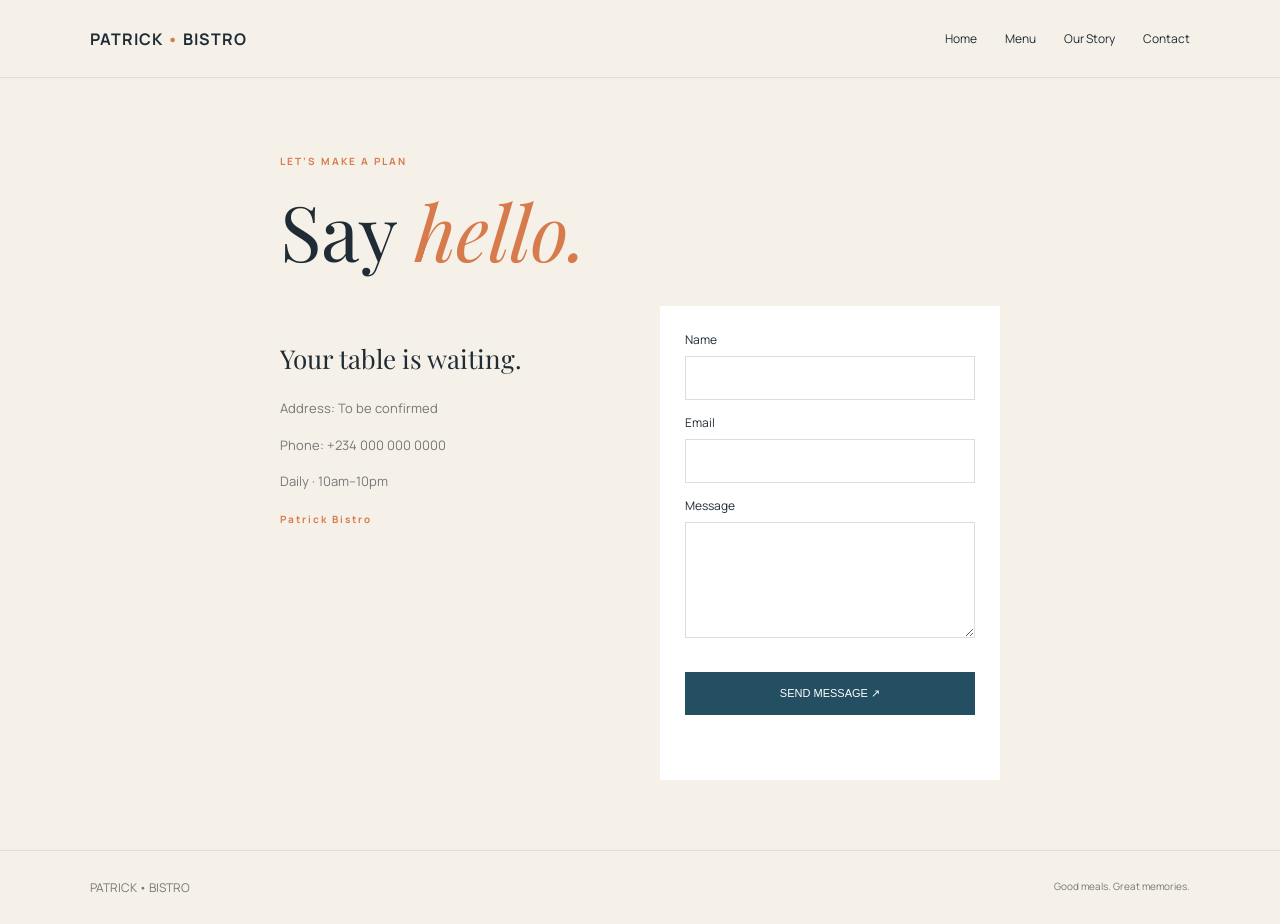
<file: patrick-bistro-v2/contact.html>
<!doctype html>
<html>

<head>
    <meta charset="utf-8">
    <meta name="viewport" content="width=device-width,initial-scale=1">
    <link rel="stylesheet" href="css/style.css">
    <script defer src="js/main.js"></script>
    <title>Contact | Patrick Bistro</title>
</head>

<body>
    <header><a class="logo" href="index.html">PATRICK <span>•</span> BISTRO</a><button id="toggle">☰</button>
        <nav><a href="index.html">Home</a><a href="menu.html">Menu</a><a href="story.html">Our Story</a><a
                href="contact.html">Contact</a></nav>
    </header>
    <main class="inner"><small>LET’S MAKE A PLAN</small>
        <h1>Say <i>hello.</i></h1>
        <div class="contact">
            <div>
                <h2>Your table is waiting.</h2>
                <p>Address: To be confirmed</p>
                <p>Phone: +234 000 000 0000</p>
                <p>Daily · 10am–10pm</p><small>Patrick Bistro</small>
            </div>
            <form id="form"><label>Name<input required></label><label>Email<input type="email"
                        required></label><label>Message<textarea required rows="5"></textarea></label><button
                    class="btn">SEND MESSAGE ↗</button>
                <p id="msg"></p>
            </form>
        </div>
    </main>
    <footer>PATRICK • BISTRO <small>Good meals. Great memories.</small></footer>
</body>

</html>
</file>
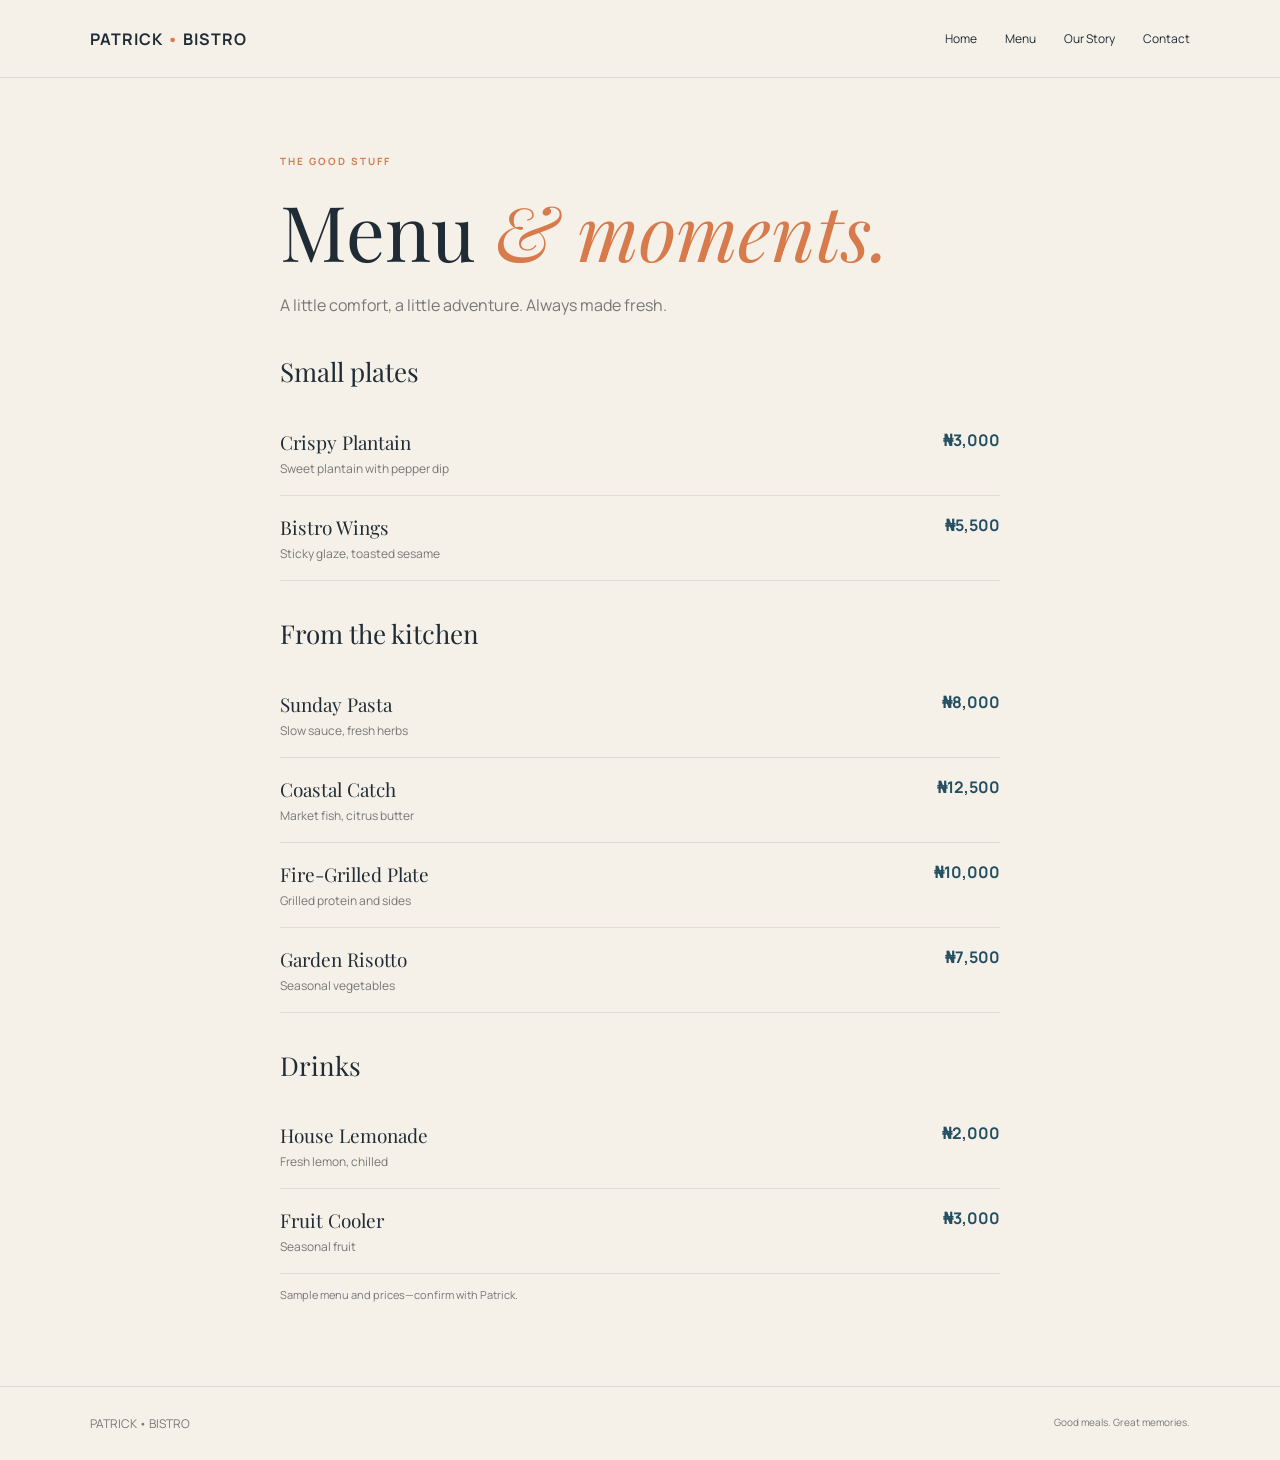
<file: patrick-bistro-v2/menu.html>
<!doctype html>
<html>

<head>
    <meta charset="utf-8">
    <meta name="viewport" content="width=device-width,initial-scale=1">
    <link rel="stylesheet" href="css/style.css">
    <script defer src="js/main.js"></script>
    <title>Menu | Patrick Bistro</title>
</head>

<body>
    <header><a class="logo" href="index.html">PATRICK <span>•</span> BISTRO</a><button id="toggle">☰</button>
        <nav><a href="index.html">Home</a><a href="menu.html">Menu</a><a href="story.html">Our Story</a><a
                href="contact.html">Contact</a></nav>
    </header>
    <main class="inner"><small>THE GOOD STUFF</small>
        <h1>Menu <i>& moments.</i></h1>
        <p>A little comfort, a little adventure. Always made fresh.</p>
        <h2>Small plates</h2>
        <article class="item">
            <div>
                <h3>Crispy Plantain</h3>
                <p>Sweet plantain with pepper dip</p>
            </div><b>₦3,000</b>
        </article>
        <article class="item">
            <div>
                <h3>Bistro Wings</h3>
                <p>Sticky glaze, toasted sesame</p>
            </div><b>₦5,500</b>
        </article>
        <h2>From the kitchen</h2>
        <article class="item">
            <div>
                <h3>Sunday Pasta</h3>
                <p>Slow sauce, fresh herbs</p>
            </div><b>₦8,000</b>
        </article>
        <article class="item">
            <div>
                <h3>Coastal Catch</h3>
                <p>Market fish, citrus butter</p>
            </div><b>₦12,500</b>
        </article>
        <article class="item">
            <div>
                <h3>Fire-Grilled Plate</h3>
                <p>Grilled protein and sides</p>
            </div><b>₦10,000</b>
        </article>
        <article class="item">
            <div>
                <h3>Garden Risotto</h3>
                <p>Seasonal vegetables</p>
            </div><b>₦7,500</b>
        </article>
        <h2>Drinks</h2>
        <article class="item">
            <div>
                <h3>House Lemonade</h3>
                <p>Fresh lemon, chilled</p>
            </div><b>₦2,000</b>
        </article>
        <article class="item">
            <div>
                <h3>Fruit Cooler</h3>
                <p>Seasonal fruit</p>
            </div><b>₦3,000</b>
        </article>
        <p class="note">Sample menu and prices—confirm with Patrick.</p>
    </main>
    <footer>PATRICK • BISTRO <small>Good meals. Great memories.</small></footer>
</body>

</html>
</file>
<file: patrick-bistro-v2/css/style.css>
@import url('https://fonts.googleapis.com/css2?family=Manrope:wght@400;600;700&family=Playfair+Display:ital,wght@0,600;1,600&display=swap');

* {
    box-sizing: border-box
}

body {
    margin: 0;
    background: #f5f1e9;
    color: #202c35;
    font-family: Manrope, sans-serif
}

header {
    height: 78px;
    padding: 0 7%;
    display: flex;
    justify-content: space-between;
    align-items: center;
    border-bottom: 1px solid #ddd;
    position: sticky;
    top: 0;
    background: #f5f1e9
}

a {
    color: inherit;
    text-decoration: none
}

.logo {
    font-weight: 700;
    letter-spacing: 1px
}

.logo span,
i {
    color: #d77b4c
}

nav {
    display: flex;
    gap: 28px;
    font-size: 12px
}

#toggle {
    display: none
}

.hero {
    padding: 65px 7%;
    display: grid;
    grid-template-columns: 1fr 1fr;
    gap: 7%;
    align-items: center
}

.hero img {
    width: 100%;
    height: 460px;
    object-fit: cover;
    border-radius: 5px
}

.hero small,
.inner small,
.intro small {
    font-size: 10px;
    letter-spacing: 2px;
    color: #d77b4c;
    font-weight: 700
}

.hero h1,
.inner h1 {
    font: clamp(48px, 6vw, 78px)/1.05 'Playfair Display';
    margin: 20px 0
}

.hero p,
.inner>p {
    color: #777;
    line-height: 1.8
}

.btn {
    display: inline-block;
    background: #244e61;
    color: white;
    padding: 15px 22px;
    border: 0;
    margin-top: 20px;
    font-size: 11px;
    cursor: pointer
}

.intro {
    padding: 70px 7%;
    background: #e9e2d7
}

.intro h2,
.banner h2 {
    font: 40px 'Playfair Display'
}

.cards {
    display: grid;
    grid-template-columns: repeat(3, 1fr);
    gap: 20px;
    margin-top: 30px
}

.cards article {
    background: #f5f1e9;
    padding-bottom: 20px
}

.cards img {
    width: 100%;
    height: 220px;
    object-fit: cover
}

.cards h3,
.cards p,
.cards b {
    margin: 14px 18px
}

.cards h3 {
    font: 22px 'Playfair Display'
}

.cards p {
    font-size: 12px;
    color: #777
}

.cards b {
    display: block;
    color: #244e61
}

.banner {
    padding: 60px 7%;
    background: #244e61;
    color: white;
    display: flex;
    align-items: center;
    justify-content: space-between
}

.dark {
    background: #d77b4c
}

.inner {
    padding: 70px 9%;
    max-width: 950px;
    margin: auto
}

.inner h2 {
    font: 26px 'Playfair Display';
    margin-top: 35px
}

.item {
    display: flex;
    justify-content: space-between;
    padding: 18px 0;
    border-bottom: 1px solid #ddd;
    gap: 20px
}

.item h3 {
    font: 19px 'Playfair Display';
    margin: 0 0 5px
}

.item p {
    font-size: 12px;
    color: #777;
    margin: 0
}

.item b {
    white-space: nowrap;
    color: #244e61
}

.note {
    font-size: 11px;
    color: #777
}

.story {
    display: grid;
    grid-template-columns: 1fr 1fr;
    gap: 8%;
    align-items: center
}

.story img {
    width: 100%;
    height: 400px;
    object-fit: cover
}

.story p,
.contact p {
    line-height: 1.8;
    color: #777;
    font-size: 13px
}

.contact {
    display: grid;
    grid-template-columns: 1fr 1fr;
    gap: 40px;
    margin-top: 35px
}

.contact form {
    background: white;
    padding: 25px;
    display: grid;
    gap: 14px
}

.contact label {
    display: grid;
    gap: 8px;
    font-size: 12px
}

.contact input,
.contact textarea {
    padding: 12px;
    border: 1px solid #ddd;
    font: 13px Manrope
}

footer {
    padding: 28px 7%;
    border-top: 1px solid #ddd;
    display: flex;
    justify-content: space-between;
    font-size: 12px;
    color: #777
}

@media(max-width:700px) {
    #toggle {
        display: block;
        border: 0;
        background: none;
        font-size: 22px
    }

    nav {
        display: none;
        position: absolute;
        top: 70px;
        left: 0;
        right: 0;
        background: #f5f1e9;
        padding: 25px 7%;
        flex-direction: column
    }

    nav.open {
        display: flex
    }

    .hero,
    .story,
    .contact {
        grid-template-columns: 1fr
    }

    .hero img {
        height: 320px
    }

    .cards {
        grid-template-columns: 1fr
    }

    .cards img {
        height: 250px
    }

    .banner {
        flex-direction: column;
        align-items: flex-start
    }

    .inner {
        padding: 50px 7%
    }

    footer {
        flex-wrap: wrap
    }
}
</file>
